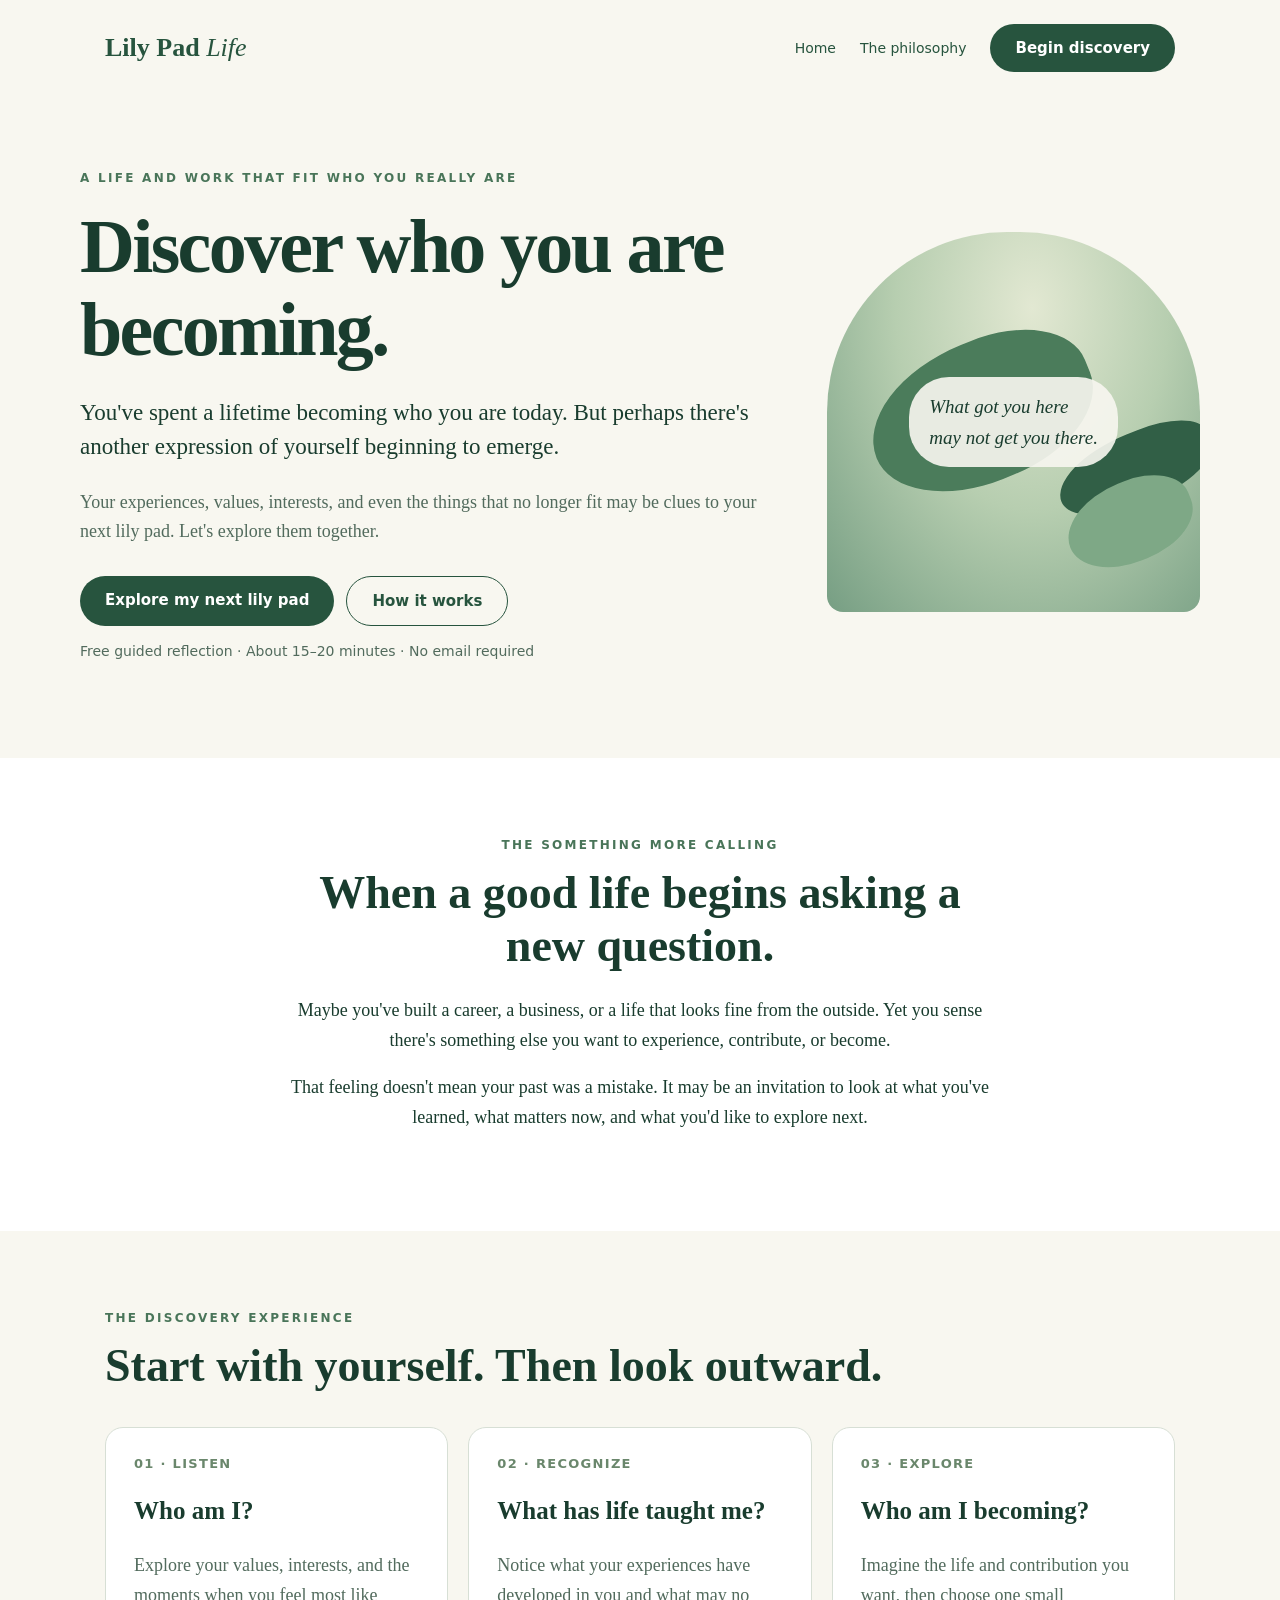
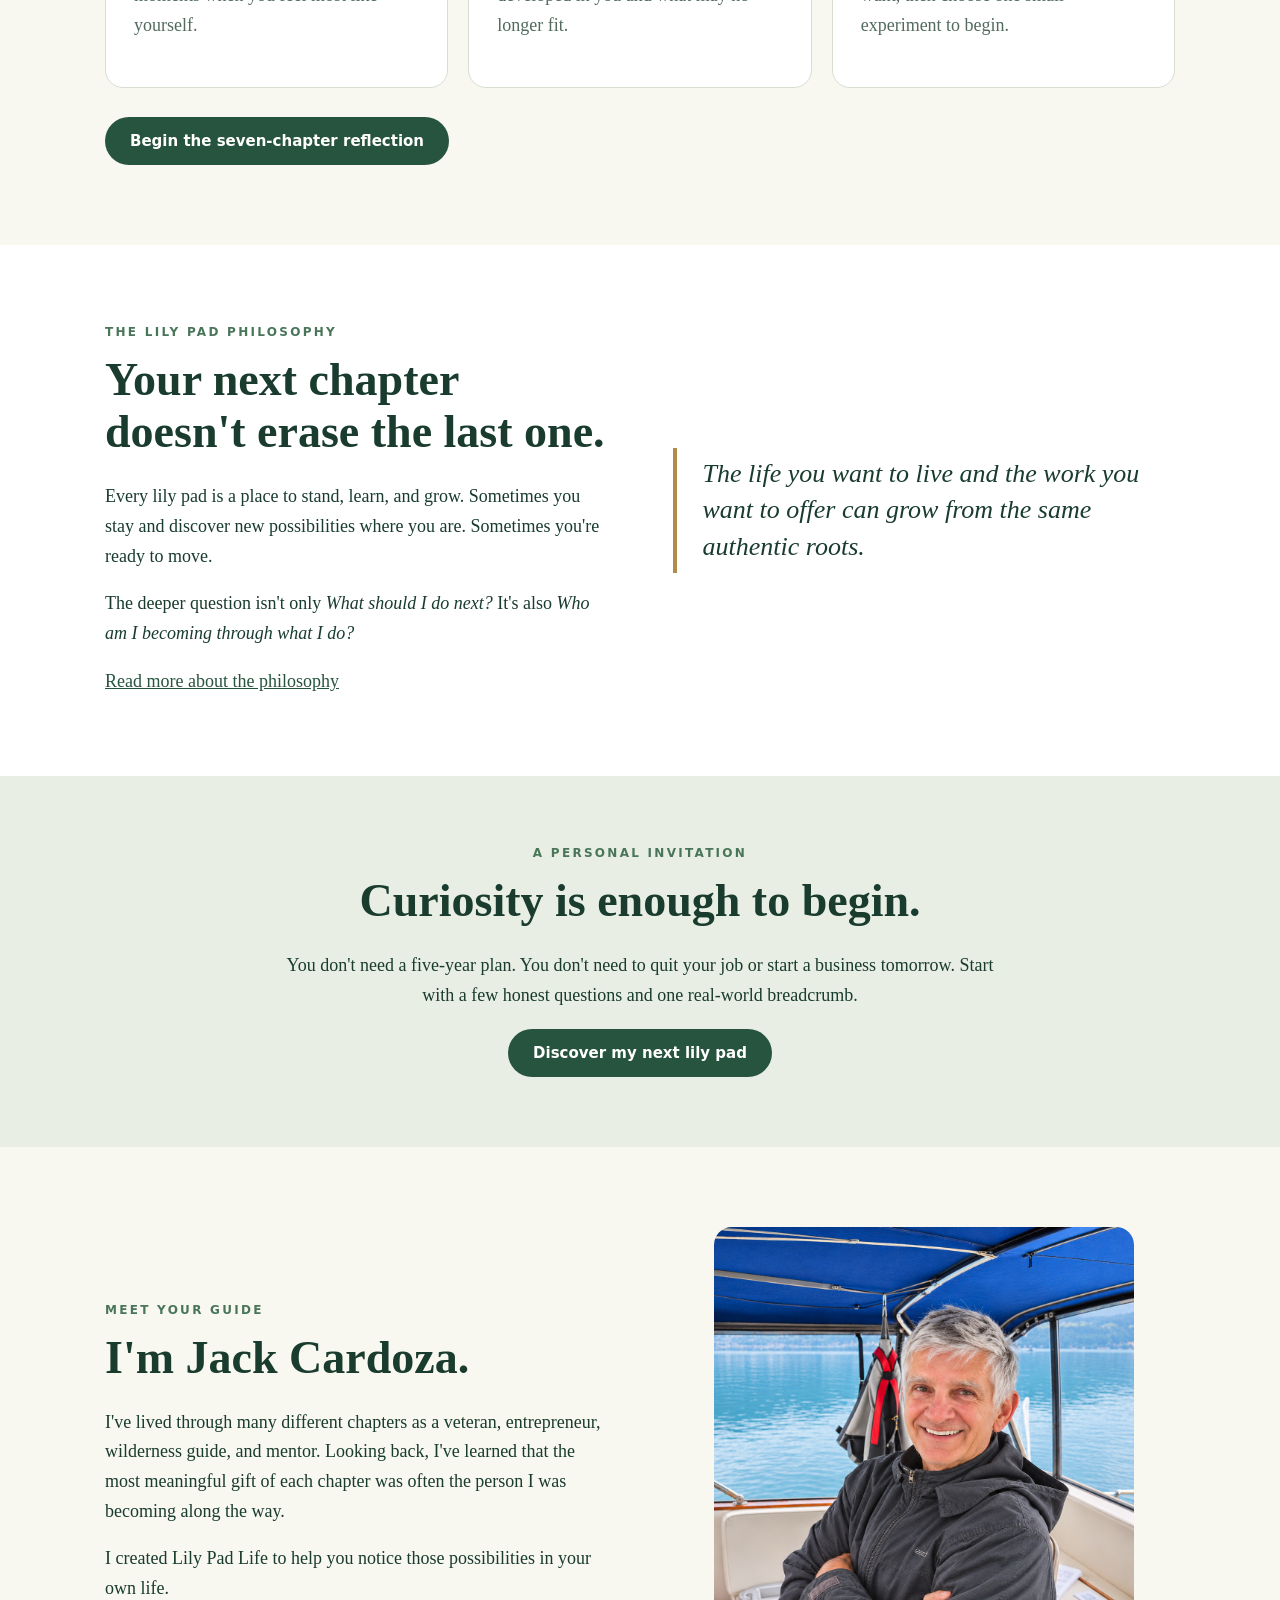
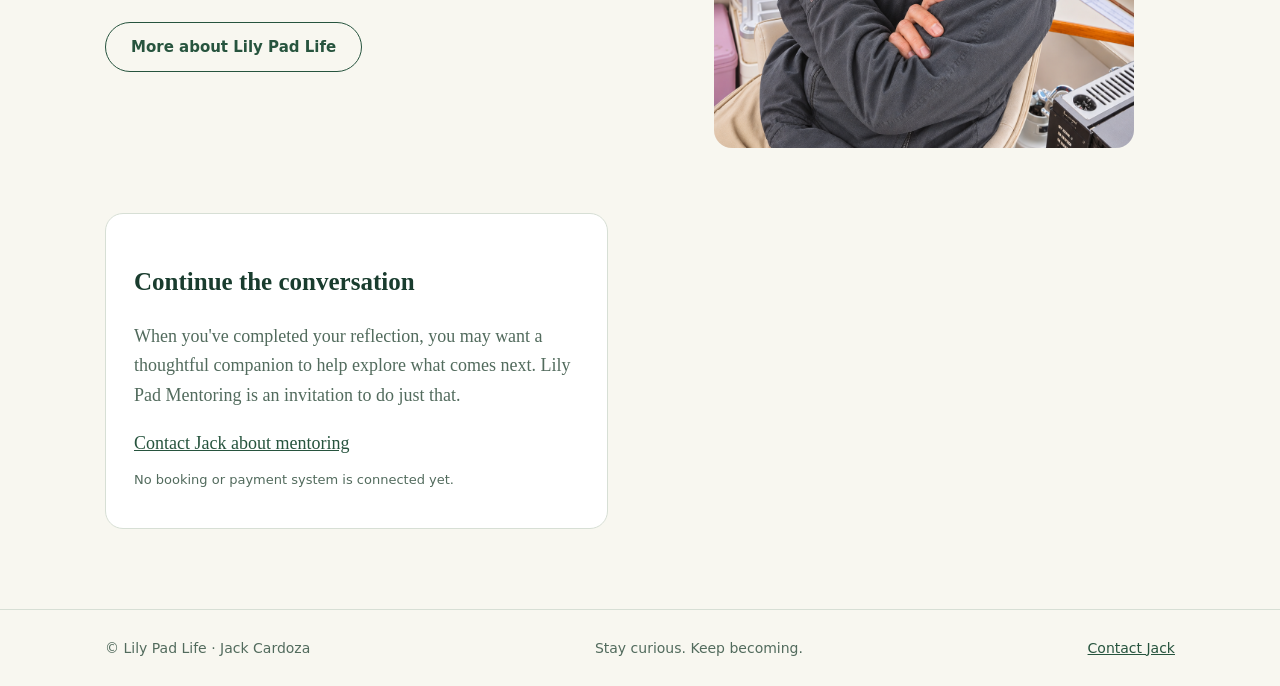
<file: index.html>
<!doctype html><html lang="en"><head><meta charset="utf-8"><meta name="viewport" content="width=device-width,initial-scale=1"><meta name="theme-color" content="#27543e"><link rel="stylesheet" href="styles.css"><title>Lily Pad Life | Discover Who You Are Becoming</title></head><body><header class="wrap"><nav class="nav" aria-label="Main navigation"><a class="brand" href="index.html">Lily Pad <em>Life</em></a><div class="navlinks"><a href="index.html">Home</a><a href="about.html">The philosophy</a><a href="discovery.html" class="button">Begin discovery</a></div></nav></header><main><section class="wrap hero"><div><div class="eyebrow">A life and work that fit who you really are</div><h1>Discover who you are becoming.</h1><p class="lead">You've spent a lifetime becoming who you are today. But perhaps there's another expression of yourself beginning to emerge.</p><p class="sub">Your experiences, values, interests, and even the things that no longer fit may be clues to your next lily pad. Let's explore them together.</p><div class="actions"><a class="button" href="discovery.html">Explore my next lily pad</a><a class="button outline" href="#how">How it works</a></div><p class="sub" style="font:14px system-ui;margin-top:17px">Free guided reflection · About 15–20 minutes · No email required</p></div><div class="art" role="img" aria-label="Abstract lily pad shapes in a calm green pond"><span>What got you here<br>may not get you there.</span></div></section>
<section class="section light"><div class="wrap narrow center"><div class="eyebrow">The something more calling</div><h2>When a good life begins asking a new question.</h2><p>Maybe you've built a career, a business, or a life that looks fine from the outside. Yet you sense there's something else you want to experience, contribute, or become.</p><p>That feeling doesn't mean your past was a mistake. It may be an invitation to look at what you've learned, what matters now, and what you'd like to explore next.</p></div></section>
<section class="section" id="how"><div class="wrap"><div class="eyebrow">The discovery experience</div><h2>Start with yourself. Then look outward.</h2><div class="cards"><article class="card"><div class="num">01 · LISTEN</div><h3>Who am I?</h3><p>Explore your values, interests, and the moments when you feel most like yourself.</p></article><article class="card"><div class="num">02 · RECOGNIZE</div><h3>What has life taught me?</h3><p>Notice what your experiences have developed in you and what may no longer fit.</p></article><article class="card"><div class="num">03 · EXPLORE</div><h3>Who am I becoming?</h3><p>Imagine the life and contribution you want, then choose one small experiment to begin.</p></article></div><div class="actions"><a class="button" href="discovery.html">Begin the seven-chapter reflection</a></div></div></section>
<section class="section light"><div class="wrap split"><div><div class="eyebrow">The lily pad philosophy</div><h2>Your next chapter doesn't erase the last one.</h2><p>Every lily pad is a place to stand, learn, and grow. Sometimes you stay and discover new possibilities where you are. Sometimes you're ready to move.</p><p>The deeper question isn't only <em>What should I do next?</em> It's also <em>Who am I becoming through what I do?</em></p><a href="about.html">Read more about the philosophy</a></div><div class="quote">The life you want to live and the work you want to offer can grow from the same authentic roots.</div></div></section>
<section class="banner"><div class="wrap narrow center"><div class="eyebrow">A personal invitation</div><h2>Curiosity is enough to begin.</h2><p>You don't need a five-year plan. You don't need to quit your job or start a business tomorrow. Start with a few honest questions and one real-world breadcrumb.</p><a class="button" href="discovery.html">Discover my next lily pad</a></div></section>
<section class="section"><div class="wrap split"><div><div class="eyebrow">Meet your guide</div><h2>I'm Jack Cardoza.</h2><p>I've lived through many different chapters as a veteran, entrepreneur, wilderness guide, and mentor. Looking back, I've learned that the most meaningful gift of each chapter was often the person I was becoming along the way.</p><p>I created Lily Pad Life to help you notice those possibilities in your own life.</p><a class="button outline" href="about.html">More about Lily Pad Life</a></div><img src="Boat%20Jack.png" alt="Jack Cardoza smiling aboard a boat" style="width:100%;max-width:420px;height:auto;border-radius:18px;display:block;margin:auto;">
<div class="card"><h3>Continue the conversation</h3><p>
When you've completed your reflection, you may want a thoughtful companion to help explore what comes next. Lily Pad Mentoring is an invitation to do just that.</p><a href="mailto:jack@lilypadlife.com?subject=Exploring%20my%20next%20lily%20pad">Contact Jack about mentoring</a><p style="font:13px system-ui;color:#526b5d">No booking or payment system is connected yet.</p></div></div></section></main><footer class="footer"><div class="wrap"><span>© Lily Pad Life · Jack Cardoza</span><span>Stay curious. Keep becoming.</span><a href="mailto:jack@lilypadlife.com">Contact Jack</a></div></footer></body></html>
</file>
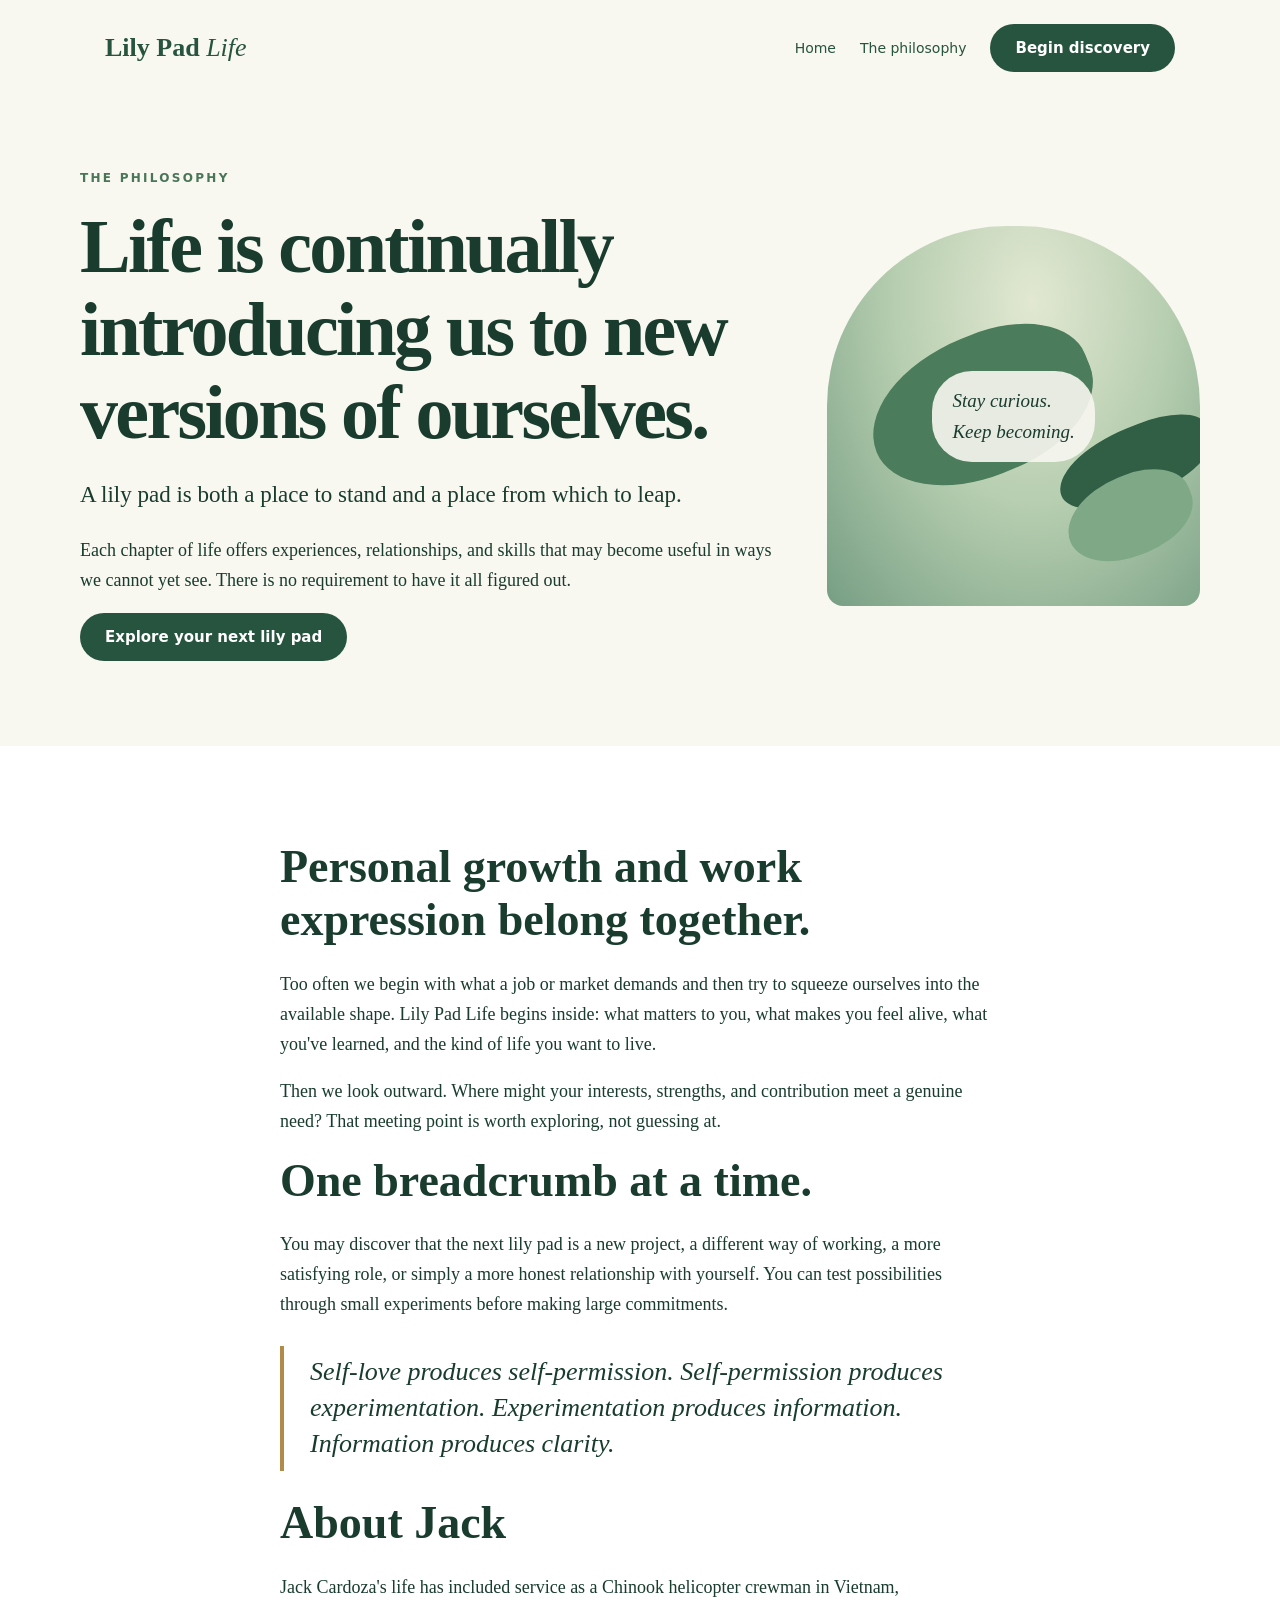
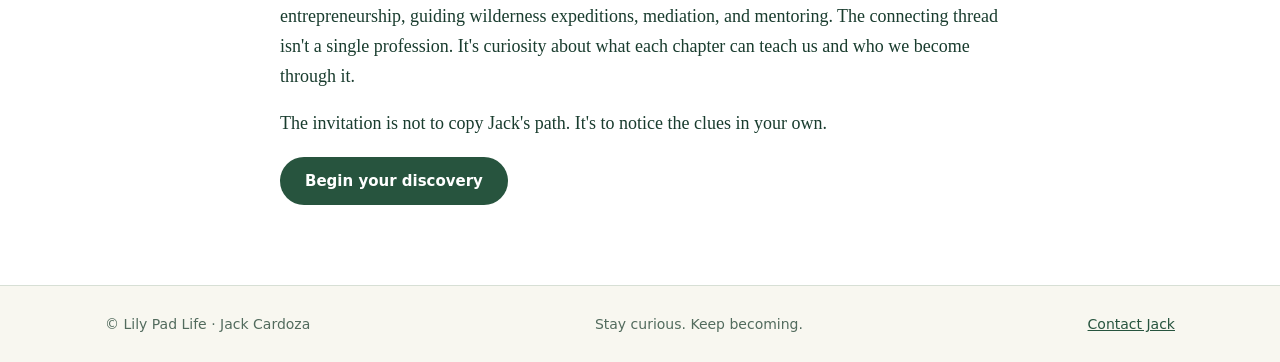
<file: about.html>
<!doctype html><html lang="en"><head><meta charset="utf-8"><meta name="viewport" content="width=device-width,initial-scale=1"><meta name="theme-color" content="#27543e"><link rel="stylesheet" href="styles.css"><title>The Lily Pad Philosophy | Lily Pad Life</title></head><body><header class="wrap"><nav class="nav" aria-label="Main navigation"><a class="brand" href="index.html">Lily Pad <em>Life</em></a><div class="navlinks"><a href="index.html">Home</a><a href="about.html">The philosophy</a><a href="discovery.html" class="button">Begin discovery</a></div></nav></header><main><section class="wrap hero"><div><div class="eyebrow">The philosophy</div><h1>Life is continually introducing us to new versions of ourselves.</h1><p class="lead">A lily pad is both a place to stand and a place from which to leap.</p><p>Each chapter of life offers experiences, relationships, and skills that may become useful in ways we cannot yet see. There is no requirement to have it all figured out.</p><a class="button" href="discovery.html">Explore your next lily pad</a></div><div class="art"><span>Stay curious.<br>Keep becoming.</span></div></section><section class="section light"><div class="wrap narrow"><h2>Personal growth and work expression belong together.</h2><p>Too often we begin with what a job or market demands and then try to squeeze ourselves into the available shape. Lily Pad Life begins inside: what matters to you, what makes you feel alive, what you've learned, and the kind of life you want to live.</p><p>Then we look outward. Where might your interests, strengths, and contribution meet a genuine need? That meeting point is worth exploring, not guessing at.</p><h2>One breadcrumb at a time.</h2><p>You may discover that the next lily pad is a new project, a different way of working, a more satisfying role, or simply a more honest relationship with yourself. You can test possibilities through small experiments before making large commitments.</p><p class="quote">Self-love produces self-permission. Self-permission produces experimentation. Experimentation produces information. Information produces clarity.</p><h2>About Jack</h2><p>Jack Cardoza's life has included service as a Chinook helicopter crewman in Vietnam, entrepreneurship, guiding wilderness expeditions, mediation, and mentoring. The connecting thread isn't a single profession. It's curiosity about what each chapter can teach us and who we become through it.</p><p>The invitation is not to copy Jack's path. It's to notice the clues in your own.</p><a class="button" href="discovery.html">Begin your discovery</a></div></section></main><footer class="footer"><div class="wrap"><span>© Lily Pad Life · Jack Cardoza</span><span>Stay curious. Keep becoming.</span><a href="mailto:jackcardoza@gmail.com">Contact Jack</a></div></footer></body></html>
</file>
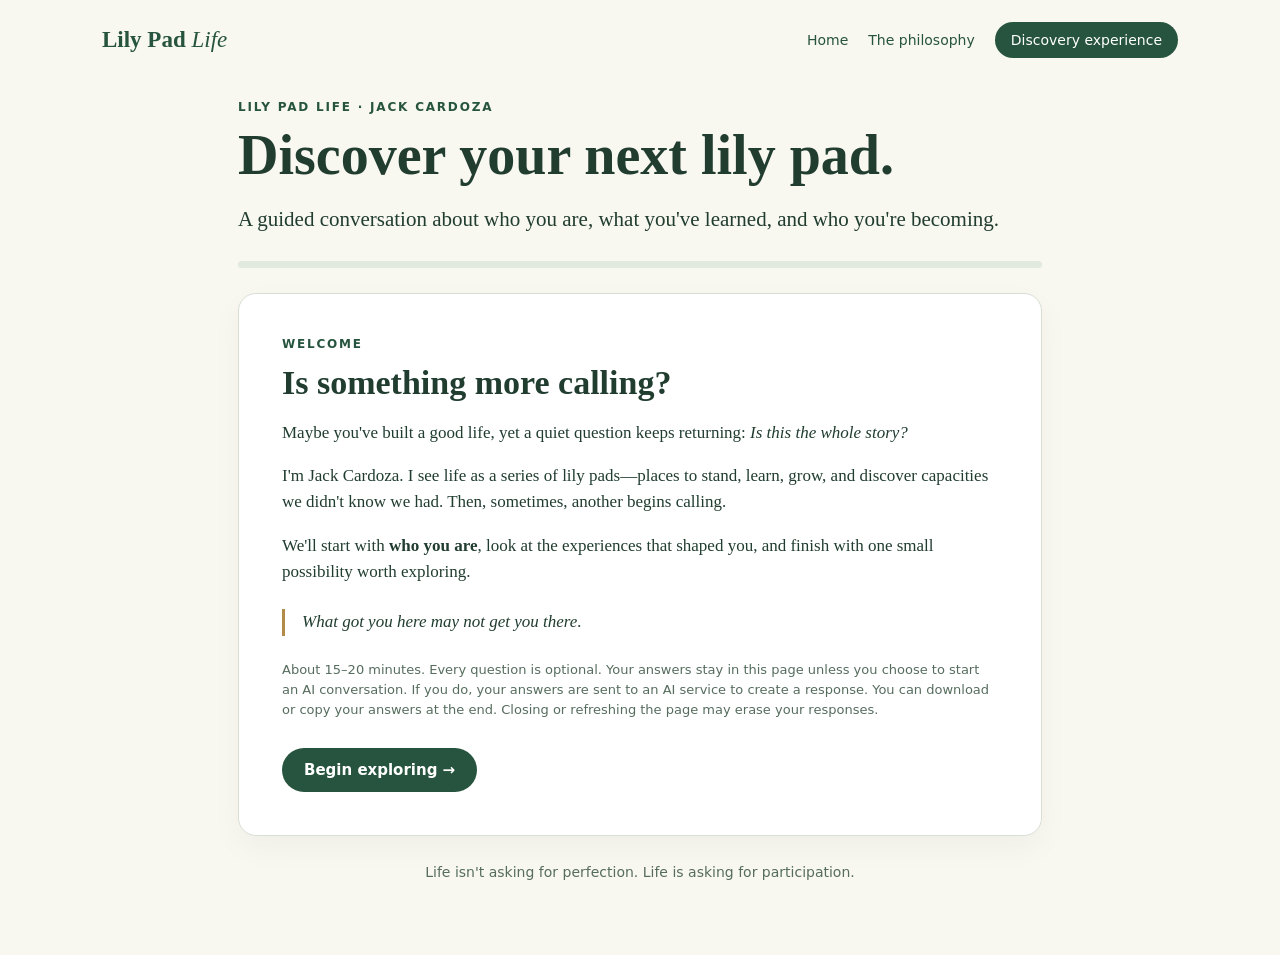
<file: discovery.html>
<!DOCTYPE html>
<html lang="en"><head><meta charset="utf-8"/><meta content="width=device-width,initial-scale=1" name="viewport"/><title>Your Discovery Experience | Lily Pad Life</title><style>
:root{--green:#27543e;--ink:#213d30;--muted:#566d5e;--bg:#f8f7f0;--border:#d7dfd5;--gold:#b38b49}*{box-sizing:border-box}body{margin:0;background:var(--bg);color:var(--ink);font:17px/1.55 Georgia,serif}main{max-width:840px;margin:0 auto;padding:32px 18px 75px}.eyebrow{font:700 12px system-ui;letter-spacing:.15em;text-transform:uppercase;color:var(--green)}h1{font-size:clamp(34px,6vw,56px);line-height:1.13;margin:10px 0 16px}h2{font-size:clamp(26px,4vw,34px);line-height:1.2;margin:12px 0 16px}h3{font-size:22px;margin:28px 0 8px}p{margin:10px 0 17px}.lead{font-size:21px}.card{background:white;border:1px solid var(--border);border-radius:18px;padding:clamp(20px,5vw,43px);box-shadow:0 12px 32px #15351d0a}.step{display:none}.step.active{display:block}.progress{height:7px;background:#e2e9df;border-radius:30px;overflow:hidden;margin:25px 0}.progress>div{height:100%;background:var(--green);transition:width .2s}.question{margin:26px 0}label.legend{display:block;font-weight:bold;margin-bottom:10px}.hint{color:var(--muted);font:14px/1.5 system-ui}.choice{display:flex;align-items:flex-start;gap:11px;margin:8px 0;padding:13px;border:1px solid var(--border);border-radius:12px;font:15px/1.45 system-ui;cursor:pointer}.choice:has(input:checked){background:#edf5ed;border-color:var(--green)}input[type=radio]{accent-color:var(--green);margin-top:3px}textarea{width:100%;min-height:95px;border:1px solid #9bb3a0;border-radius:11px;padding:13px;font:16px/1.5 system-ui;resize:vertical}textarea:focus,input:focus-visible,button:focus-visible{outline:3px solid #d5e8d5}input[type=range]{width:100%;accent-color:var(--green)}.scale{display:flex;justify-content:space-between;gap:12px;color:var(--muted);font:13px/1.4 system-ui}.scale b{color:var(--green)}button,.cta{background:var(--green);color:white;border:0;border-radius:30px;padding:13px 22px;font:600 15px system-ui;cursor:pointer;text-decoration:none;display:inline-block}button.secondary{background:white;color:var(--ink);border:1px solid #94a99a}.nav{display:flex;gap:10px;flex-wrap:wrap;margin-top:28px}.quote{border-left:3px solid var(--gold);padding-left:17px;font-style:italic;margin:24px 0}.result{background:#f6f9f5;border:1px solid var(--border);border-radius:13px;padding:22px;white-space:pre-wrap;font:15px/1.75 system-ui}.small{font:13px/1.55 system-ui;color:var(--muted)}footer{text-align:center;margin-top:28px;color:var(--muted);font:14px system-ui} .summary{background:#f3f7f0;border-radius:12px;padding:16px 18px;margin:22px 0}
.conversation{margin:16px 0}.chat-message{border-radius:13px;padding:14px 17px;margin:12px 0;white-space:pre-wrap;font:16px/1.65 system-ui}.chat-message strong{display:block;margin-bottom:7px;font-size:13px;color:#27543e}.companion-message{background:#f0f6ee;border:1px solid #d7dfd5}.visitor-message{background:#fff;border:1px solid #d7dfd5;margin-left:25px}button:disabled{opacity:.5;cursor:wait}#chatComposer[hidden]{display:none}</style><style>
.site-nav{max-width:1120px;margin:auto;padding:22px 22px 10px;display:flex;align-items:center;justify-content:space-between;gap:18px;font:14px system-ui}.site-nav>div{display:flex;align-items:center;gap:20px;flex-wrap:wrap}.site-nav a{text-decoration:none;color:#27543e}.site-nav .wordmark{font:700 23px Georgia,serif}.site-nav .wordmark em{font-weight:400}.site-nav .nav-pill{background:#27543e;color:white;padding:10px 16px;border-radius:30px}.insights{background:#fffaf0;border:1px solid #e8d8b9;padding:20px 22px;border-radius:14px;margin:20px 0;font:16px/1.6 system-ui}.insights h3{margin:0 0 12px;font:700 21px Georgia,serif}.insights p{margin:8px 0 14px}.insights strong{color:#27543e}@media(max-width:620px){.site-nav{align-items:flex-start;flex-direction:column}.site-nav>div{gap:13px}.site-nav .nav-pill{padding:7px 12px}}
</style></head><body><nav aria-label="Main navigation" class="site-nav"><a class="wordmark" href="index.html">Lily Pad <em>Life</em></a><div><a href="index.html">Home</a><a href="about.html">The philosophy</a><a class="nav-pill" href="discovery.html">Discovery experience</a></div></nav><main><div class="eyebrow">Lily Pad Life · Jack Cardoza</div><h1>Discover your next lily pad.</h1><p class="lead">A guided conversation about who you are, what you've learned, and who you're becoming.</p><div aria-label="Journey progress" class="progress"><div id="bar"></div></div><div class="card">
<section class="step active" data-step="0"><div class="eyebrow">Welcome</div><h2>Is something more calling?</h2><p>Maybe you've built a good life, yet a quiet question keeps returning: <em>Is this the whole story?</em></p><p>I'm Jack Cardoza. I see life as a series of lily pads—places to stand, learn, grow, and discover capacities we didn't know we had. Then, sometimes, another begins calling.</p><p>We'll start with <strong>who you are</strong>, look at the experiences that shaped you, and finish with one small possibility worth exploring.</p><div class="quote">What got you here may not get you there.</div><p class="small">About 15–20 minutes. Every question is optional. Your answers stay in this page unless you choose to start an AI conversation. If you do, your answers are sent to an AI service to create a response. You can download or copy your answers at the end. Closing or refreshing the page may erase your responses.</p></section>
<section class="step" data-step="1"><div class="eyebrow">Chapter 1 of 7 · Identity</div><h2>Who are you, beyond your titles?</h2><p>Before the marketplace tells you what you should become, let's listen to what you already know about yourself.</p><div class="question"><label class="legend" for="identity">When do you feel most like yourself?</label><textarea id="identity" placeholder="Think of people, places, activities, or moments…"></textarea></div><div class="question"><label class="legend" for="values">What matters most to you? What values are truly yours?</label><textarea id="values" placeholder="Freedom, creativity, family, adventure, contribution…"></textarea></div></section>
<section class="step" data-step="2"><div class="eyebrow">Chapter 2 of 7 · Friction</div><h2>Where does life or work no longer fit?</h2><p>Friction can be information. It doesn't always mean you must leave; sometimes it reveals what needs to change.</p><div class="question"><div class="legend">Which feels closest to your current work or primary daily role?</div><div id="frictionOptions"></div></div><div class="question"><label class="legend" for="authentic">How much of your authentic self can you express in that role?</label><input id="authentic" max="10" min="1" type="range" value="5"/><div class="scale"><span>1 · Mostly hidden</span><b id="authValue">5 / 10</b><span>10 · Fully expressed</span></div></div><div class="question"><label class="legend" for="drain">What feels restricted, draining, or outgrown?</label><textarea id="drain" placeholder="What doesn't fit anymore? What would you like to change?"></textarea></div></section>
<section class="step" data-step="3"><div class="eyebrow">Chapter 3 of 7 · Your life tapestry</div><h2>What has life been teaching you?</h2><p>Even unlikely chapters may have helped you discover useful abilities. Look for the hidden gifts without needing to pretend every difficult experience was good.</p><div class="question"><div class="legend">Think of a challenging or mismatched role. What strength or useful ability did you develop?</div><div id="strengthsOptions"></div></div><div class="question"><label class="legend" for="tapestry">Look back at two or three important transitions. What abilities, perspectives, or relationships did you carry forward?</label><textarea id="tapestry" placeholder="The experiences may seem unrelated at first…"></textarea></div></section>
<section class="step" data-step="4"><div class="eyebrow">Chapter 4 of 7 · Aliveness</div><h2>What keeps coming alive in you?</h2><p>Some of your strongest clues may be interests you haven't given yourself permission to take seriously.</p><div class="question"><label class="legend" for="interests">What interests, passions, or activities bring you joy, even if they are not part of your work?</label><textarea id="interests" placeholder="What would you love to spend more time doing?"></textarea></div><div class="question"><label class="legend" for="curiosity">What fascination or idea keeps returning to your attention?</label><textarea id="curiosity" placeholder="What are you reading, watching, imagining, or researching?"></textarea></div></section>
<section class="step" data-step="5"><div class="eyebrow">Chapter 5 of 7 · Lifestyle</div><h2>What kind of life actually fits you?</h2><p>Work is one part of life. Let's imagine the whole thing.</p><div class="question"><label class="legend" for="day">Describe an ordinary day in a life that feels genuinely yours.</label><textarea id="day" placeholder="Where are you? How do you spend your time? Who's there?"></textarea></div><div class="question"><label class="legend" for="moreless">What would you like more of—and less of?</label><textarea id="moreless" placeholder="Freedom, stability, people, quiet, travel, challenge, service…"></textarea></div></section>
<section class="step" data-step="6"><div class="eyebrow">Chapter 6 of 7 · Future self</div><h2>Who are you becoming?</h2><p>Imagine that the old expectations have gone quiet for a moment.</p><div class="question"><label class="legend" for="megaphone">The “megaphone test”: If fear of judgment weren't holding you back, what project, contribution, or gift would you love to share with the world?</label><textarea id="megaphone" placeholder="It can be a business, a creative project, a cause, or a different way of living…"></textarea></div><div class="question"><label class="legend" for="permission">What would giving yourself permission to explore that possibility look like?</label><textarea id="permission" placeholder="What might you allow yourself to try or learn?"></textarea></div></section>
<section class="step" data-step="7"><div class="eyebrow">Chapter 7 of 7 · The next breadcrumb</div><h2>Where could you begin?</h2><p>Transformation doesn't always require a giant leap. Sometimes it starts with a question at a gate.</p><div class="question"><div class="legend">What's the biggest obstacle right now?</div><div id="obstacleOptions"></div></div><div class="question"><label class="legend" for="breadcrumb">What's one small, real experiment you could try in the next seven days?</label><textarea id="breadcrumb" placeholder="Talk to someone, visit a place, read, research, volunteer, test an idea…"></textarea></div><div class="question"><label class="legend" for="bridge">Would you need a “bridge lily pad”—time, income, or support—while a new direction develops?</label><textarea id="bridge" placeholder="What would make exploring feel practical and sustainable?"></textarea></div></section>
<section class="step" data-step="8"><div class="eyebrow">Your Lily Pad Companion</div><h2>Let's see what stood out.</h2><p>You've shared a lot about yourself. There's no score here, and no one gets to tell you who you are. This is a chance to notice what matters and see where it might lead.</p>
<div class="summary"><h3>Talk it through with your companion</h3><p>Want a more personal conversation? Your companion can read what you wrote, reflect back what caught its attention, and ask one question at a time. You can tell it when it gets something wrong.</p><label class="choice" for="aiConsent"><input id="aiConsent" type="checkbox" style="margin-top:4px"/><span><strong>Yes, I'd like an AI reflection.</strong> I understand my discovery answers and anything I write in the conversation will be sent to an AI service to generate replies. This isn't private counseling. My answers won't be sent to Jack unless I choose to share them.</span></label><p class="small">The conversation is not saved by this website. Keep a copy before leaving or refreshing. Please don't include information you wouldn't want to send to an AI service.</p><button type="button" id="beginCompanion">Start our conversation</button><p class="small" id="companionStatus" role="status" aria-live="polite"></p><div id="conversation" class="conversation" aria-live="polite"></div><div id="chatComposer" hidden><label class="legend" for="chatReply">What comes up for you?</label><textarea id="chatReply" maxlength="2000" placeholder="You can agree, disagree, or take the conversation somewhere else…"></textarea><div class="nav"><button type="button" id="sendReply">Send reply</button><button class="secondary" type="button" id="saveConversation">Download conversation</button></div></div></div>
<h3>Your own words are worth keeping</h3><p>Your seven chapters are still here, just as you wrote them.</p><div class="result" id="result"></div><div class="nav"><button id="download" type="button">Download my answers</button><button class="secondary" id="copy" type="button">Copy my answers</button><button class="secondary" id="review" type="button">Review answers</button></div><div class="summary"><h3>Your discovery doesn't end here.</h3><img src="Chair%20Jack.png" alt="Jack Cardoza smiling in his study" style="width:100%;max-width:320px;height:auto;border-radius:16px;display:block;margin:20px auto;"><p>
You've taken time to explore who you are, what life has taught you and who you're becoming. Perhaps a new possibility is beginning to take shape. I'd love to hear what you've discovered and help you explore your next lily pad together.
</p><a class="cta" href="mailto:jack@lilypadlife.com?subject=Let%27s%20talk%20about%20my%20next%20lily%20pad">Let's explore your next lily pad together</a><p class="small">Nothing from your discovery is included in the email automatically. You decide what to share.</p></div></section>
<div class="nav" id="nav"><button class="secondary" id="back" style="display:none" type="button">← Back</button><button id="next" type="button">Begin exploring →</button></div></div><footer>Life isn't asking for perfection. Life is asking for participation.</footer></main><script>
const choices={friction:[['rigid','Rigid or corporate: I feel I must wear a mask to fit in.'],['chaos','Chaotic or stressful: I am always putting out fires.'],['stagnant','Comfortable but stagnant: I am no longer inspired.'],['aligned','Mostly aligned: I am curious about what comes next.'],['other','None of these describes my situation.']],strengths:[['crisis','Crisis management, adaptability, or quick problem solving.'],['people','Diplomacy, relationships, or leadership.'],['systems','Systems, organization, or how a business works.'],['creative','Creativity, resilience, or learning new things.'],['other','Something else—or I am still discovering it.']],obstacle:[['pattern','I struggle to connect my varied experiences into a direction.'],['confidence','I hesitate to give myself permission or be visible.'],['map','I need practical steps, time, or resources.'],['support','I would value guidance or a thought partner.'],['other','Something else—or I am not sure yet.']]};
function buildChoices(id){const target=document.getElementById(id+'Options');choices[id].forEach(([value,label])=>{const wrap=document.createElement('label');wrap.className='choice';const radio=document.createElement('input');radio.type='radio';radio.name=id;radio.value=value;const span=document.createElement('span');span.textContent=label;wrap.append(radio,span);target.append(wrap)})}Object.keys(choices).forEach(buildChoices);
const textFields=[['identity','When I feel most like myself'],['values','Values that matter to me'],['drain','What no longer fits'],['tapestry','What past lily pads have taught me'],['interests','Interests and passions that bring me joy'],['curiosity','Curiosities that keep returning'],['day','A day in a life that fits'],['moreless','What I want more and less of'],['megaphone','The gift or contribution I would love to express'],['permission','Permission I could give myself'],['breadcrumb','My next seven-day experiment'],['bridge','A bridge lily pad that might help']];
function choiceLabel(group){let checked=document.querySelector('input[name="'+group+'"]:checked');return checked?choices[group].find(x=>x[0]===checked.value)[1]:'(left open)'}
function summary(){let out=['MY NEXT LILY PAD DISCOVERY REFLECTION','','Who I am · What I have learned · Who I am becoming',''];const byId=id=>(document.getElementById(id).value.trim()||'(left open)');out.push('1. WHO I AM',textFields[0][1]+': '+byId('identity'),textFields[1][1]+': '+byId('values'),'','2. WHERE I FEEL FRICTION','My current role: '+choiceLabel('friction'),'Authentic expression: '+document.getElementById('authentic').value+' / 10',textFields[2][1]+': '+byId('drain'),'','3. MY LIFE TAPESTRY','A strength I developed: '+choiceLabel('strengths'),textFields[3][1]+': '+byId('tapestry'),'','4. WHAT BRINGS ME ALIVE',textFields[4][1]+': '+byId('interests'),textFields[5][1]+': '+byId('curiosity'),'','5. THE LIFE I WANT',textFields[6][1]+': '+byId('day'),textFields[7][1]+': '+byId('moreless'),'','6. WHO I AM BECOMING',textFields[8][1]+': '+byId('megaphone'),textFields[9][1]+': '+byId('permission'),'','7. MY NEXT BREADCRUMB','An obstacle I notice: '+choiceLabel('obstacle'),textFields[10][1]+': '+byId('breadcrumb'),textFields[11][1]+': '+byId('bridge'),'','QUESTIONS TO SIT WITH','What themes repeat across my answers?','What feels most alive?','What is one small, real step I can take?','','A lily pad is both a place to stand and a place from which to leap.');return out.join('\n')}
let step=0;const steps=[...document.querySelectorAll('.step')];function render(){steps.forEach((el,i)=>el.classList.toggle('active',i===step));document.getElementById('bar').style.width=(step/8*100)+'%';document.getElementById('nav').style.display=step===8?'none':'flex';document.getElementById('back').style.display=step?'inline-block':'none';document.getElementById('next').textContent=step===0?'Begin exploring →':step===7?'See my reflection →':'Continue →';if(step===8){document.getElementById('result').textContent=summary();}window.scrollTo({top:0,behavior:'smooth'})}
document.getElementById('next').addEventListener('click',()=>{if(step<8){step++;render()}});document.getElementById('back').addEventListener('click',()=>{if(step>0){step--;render()}});document.getElementById('review').addEventListener('click',()=>{step=7;render()});document.getElementById('authentic').addEventListener('input',e=>document.getElementById('authValue').textContent=e.target.value+' / 10');document.getElementById('download').addEventListener('click',()=>{const blob=new Blob([summary()],{type:'text/plain;charset=utf-8'}),url=URL.createObjectURL(blob),a=document.createElement('a');a.href=url;a.download='my-lily-pad-discovery.txt';a.click();setTimeout(()=>URL.revokeObjectURL(url),1000)});document.getElementById('copy').addEventListener('click',async()=>{try{await navigator.clipboard.writeText(summary());document.getElementById('copy').textContent='Copied!'}catch(e){document.getElementById('copy').textContent='Please use Download'}});render();

// Configuration: replace the placeholder below only after the secure Worker is deployed.
const COMPANION_API = 'https://lily-pad-companionrough-glitter-d289.jack-8db.workers.dev';
const conversation = [];
const conversationEl = document.getElementById('conversation');
const statusEl = document.getElementById('companionStatus');
const composer = document.getElementById('chatComposer');
let busy = false;
function addMessage(role, message) {
  const p = document.createElement('p');
  p.className = 'chat-message ' + (role === 'assistant' ? 'companion-message' : 'visitor-message');
  const name = document.createElement('strong');
  name.textContent = role === 'assistant' ? 'Your companion' : 'You';
  const body = document.createElement('span');
  body.textContent = message;
  p.append(name, body);
  conversationEl.append(p);
}
async function askCompanion() {
  if (busy) return;
  if (!document.getElementById('aiConsent').checked) {statusEl.textContent='Please check the consent box first.';return;}
  if (COMPANION_API.includes('PASTE_YOUR')) {statusEl.textContent='The companion is not connected yet. Your answers are safe here; the AI service needs to be set up first.';return;}
  busy=true;
  document.getElementById('beginCompanion').disabled=true;
  document.getElementById('sendReply').disabled=true;
  statusEl.textContent='Thinking about what you shared…';
  try {
    const response=await fetch(COMPANION_API,{method:'POST',headers:{'Content-Type':'application/json'},body:JSON.stringify({discovery:summary(),messages:conversation})});
    let data=await response.json().catch(()=>({}));
    if(!response.ok) throw new Error(data.error||'Something went wrong. Please try again.');
    if(typeof data.reply!=='string'||!data.reply.trim())throw new Error('No response came back. Please try again.');
    conversation.push({role:'assistant',content:data.reply});
    addMessage('assistant',data.reply);
    composer.hidden=false;
    statusEl.textContent='';
  }catch(e){statusEl.textContent=e.message||'The connection did not work. Please try again.';}
  finally{busy=false;document.getElementById('beginCompanion').disabled=false;document.getElementById('sendReply').disabled=false;}
}
document.getElementById('beginCompanion').addEventListener('click',()=>{if(conversation.length){statusEl.textContent='You have already started. Reply below to keep talking.';return;}askCompanion()});
document.getElementById('sendReply').addEventListener('click',()=>{
  const field=document.getElementById('chatReply');const value=field.value.trim();
  if(!value||busy)return;
  conversation.push({role:'user',content:value});addMessage('user',value);field.value='';askCompanion();
});
document.getElementById('saveConversation').addEventListener('click',()=>{
  const lines=['MY LILY PAD DISCOVERY','',summary(),'','MY COMPANION CONVERSATION','',...conversation.map(m=>(m.role==='assistant'?'Companion: ':'Me: ')+m.content+'\n')];
  const blob=new Blob([lines.join('\n')],{type:'text/plain;charset=utf-8'});const url=URL.createObjectURL(blob);const a=document.createElement('a');a.href=url;a.download='my-lily-pad-conversation.txt';a.click();setTimeout(()=>URL.revokeObjectURL(url),1000);
});
</script></body></html>
</file>
<file: styles.css>
:root{--green:#27543e;--dark:#193c2e;--muted:#526b5d;--cream:#f8f7f0;--gold:#b38b49;--line:#d7dfd5}*{box-sizing:border-box}html{scroll-behavior:smooth}body{margin:0;color:var(--dark);background:var(--cream);font:18px/1.65 Georgia,serif}a{color:var(--green)}.wrap{max-width:1120px;margin:auto;padding:0 25px}.nav{display:flex;justify-content:space-between;align-items:center;padding:24px 0;gap:20px}.brand{font-size:26px;font-weight:bold;text-decoration:none}.brand em{font-weight:normal}.navlinks{display:flex;align-items:center;gap:24px;font:14px system-ui}.navlinks a{text-decoration:none}.button{display:inline-block;background:var(--green);color:white;padding:15px 25px;border-radius:40px;font:600 15px system-ui;text-decoration:none}.button.outline{background:transparent;border:1px solid var(--green);color:var(--green)}.hero{padding:75px 0 85px;display:grid;grid-template-columns:1.3fr .7fr;align-items:center;gap:55px}.eyebrow{font:700 12px system-ui;letter-spacing:.19em;text-transform:uppercase;color:#497559}h1{font-size:clamp(43px,6vw,76px);line-height:1.09;letter-spacing:-.035em;margin:20px 0 25px}h2{font-size:clamp(31px,4vw,46px);line-height:1.15;margin:15px 0 23px}h3{font-size:25px;line-height:1.2}.lead{font-size:23px;line-height:1.5}.sub{color:var(--muted)}.actions{display:flex;gap:12px;flex-wrap:wrap;margin-top:29px}.art{min-height:380px;background:radial-gradient(ellipse at 55% 20%,#e2e8d2 0%,#b7ceb0 47%,#769e83 100%);border-radius:180px 180px 16px 16px;display:flex;align-items:center;justify-content:center;position:relative;overflow:hidden}.art:before,.art:after{content:'';position:absolute;background:#4b7c5b;border-radius:55% 45% 50% 50%;transform:rotate(-22deg)}.art:before{width:230px;height:140px;top:110px;left:40px;box-shadow:120px 110px 0 -35px #315f46}.art:after{width:130px;height:80px;bottom:50px;right:5px;background:#7ea886}.art span{z-index:1;background:#f8f7f0e8;padding:14px 20px;border-radius:40px;font-style:italic;font-size:19px}.section{padding:80px 0}.light{background:white}.center{text-align:center}.narrow{max-width:770px;margin:auto}.cards{display:grid;grid-template-columns:repeat(3,1fr);gap:20px;margin-top:35px}.card{border:1px solid var(--line);background:white;border-radius:18px;padding:28px}.card .num{font:700 13px system-ui;color:#6a876c;letter-spacing:.1em}.card p{color:var(--muted)}.quote{border-left:4px solid var(--gold);padding:8px 0 8px 26px;font-style:italic;font-size:26px;line-height:1.4}.split{display:grid;grid-template-columns:1fr 1fr;gap:65px;align-items:center}.list{padding-left:24px}.list li{margin-bottom:13px}.banner{background:#e9eee4;padding:70px 0}.footer{padding:30px 0;color:var(--muted);font:14px system-ui;border-top:1px solid var(--line)}.footer .wrap{display:flex;justify-content:space-between;gap:20px;flex-wrap:wrap}@media(max-width:750px){.hero,.split{grid-template-columns:1fr}.hero{padding:40px 0}.art{min-height:260px}.cards{grid-template-columns:1fr}.nav{align-items:flex-start;flex-direction:column}.navlinks{gap:14px;flex-wrap:wrap}.section{padding:55px 0}}
</file>
